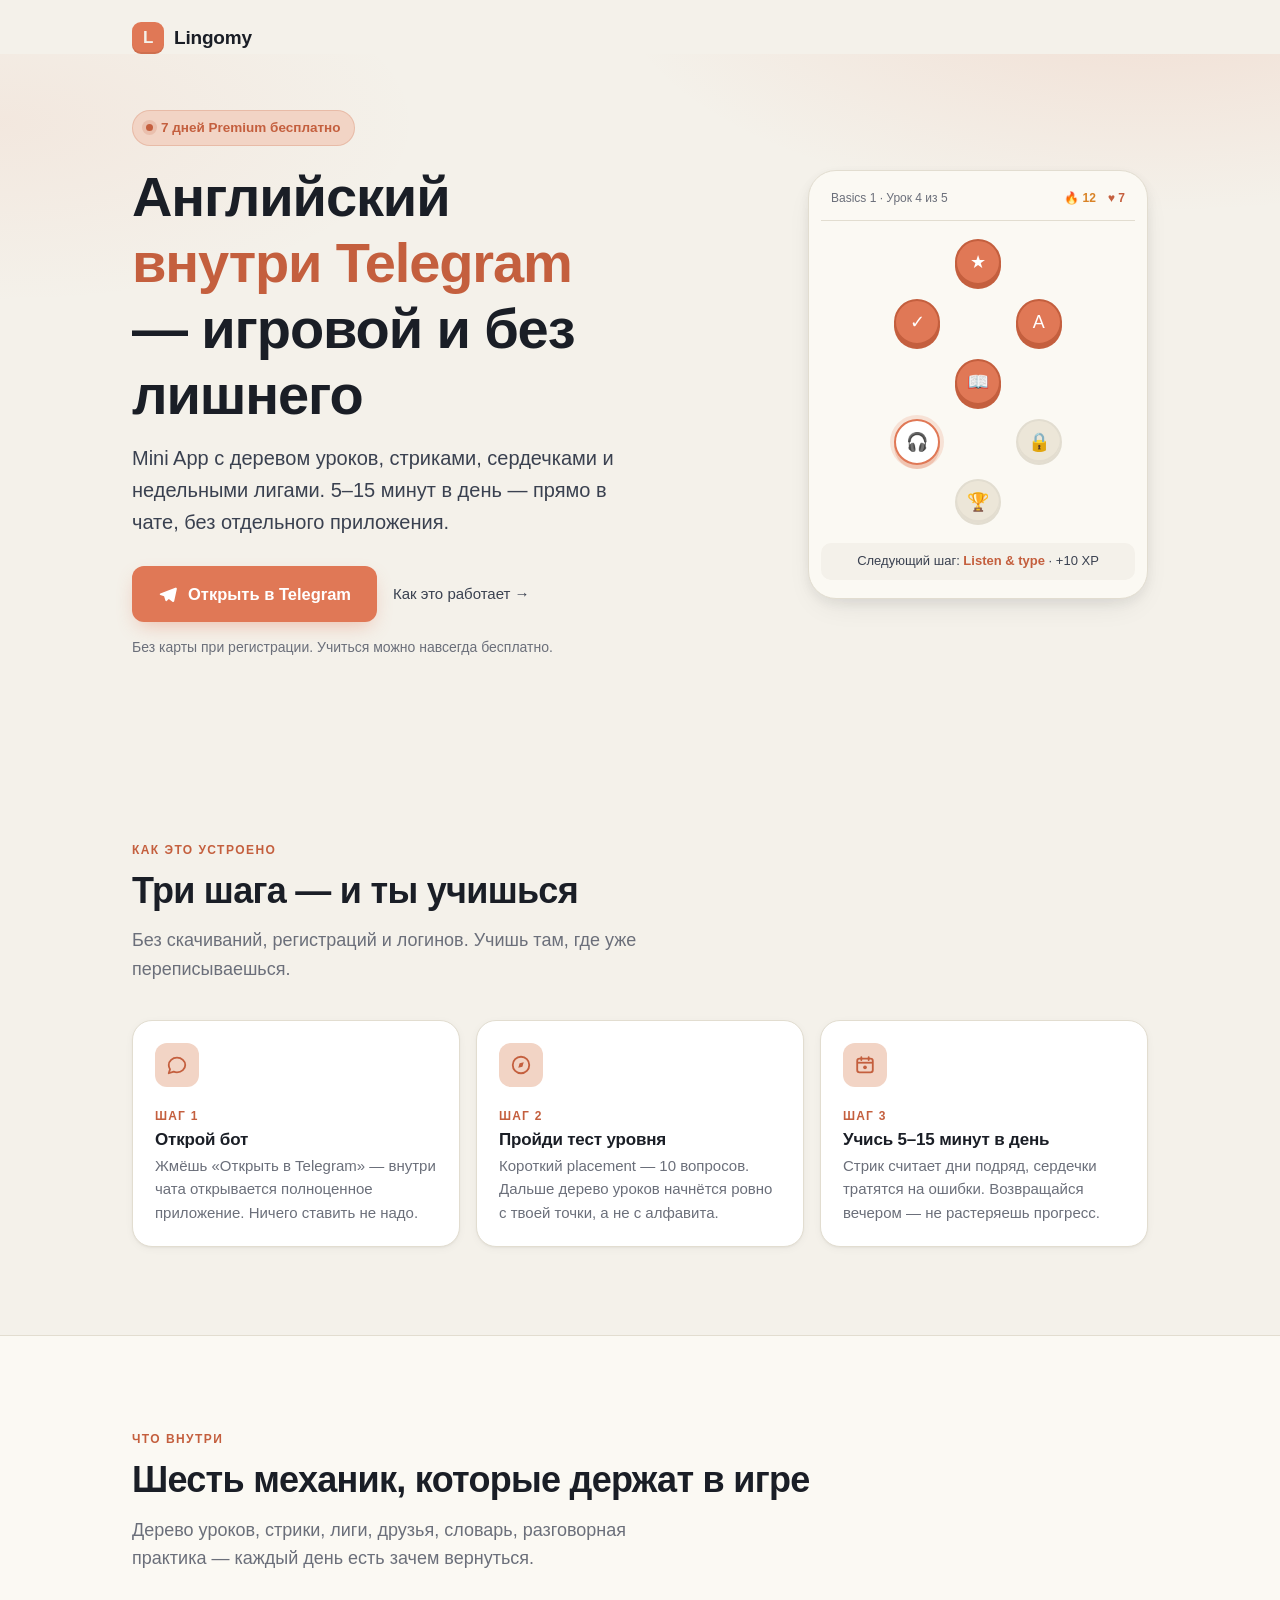
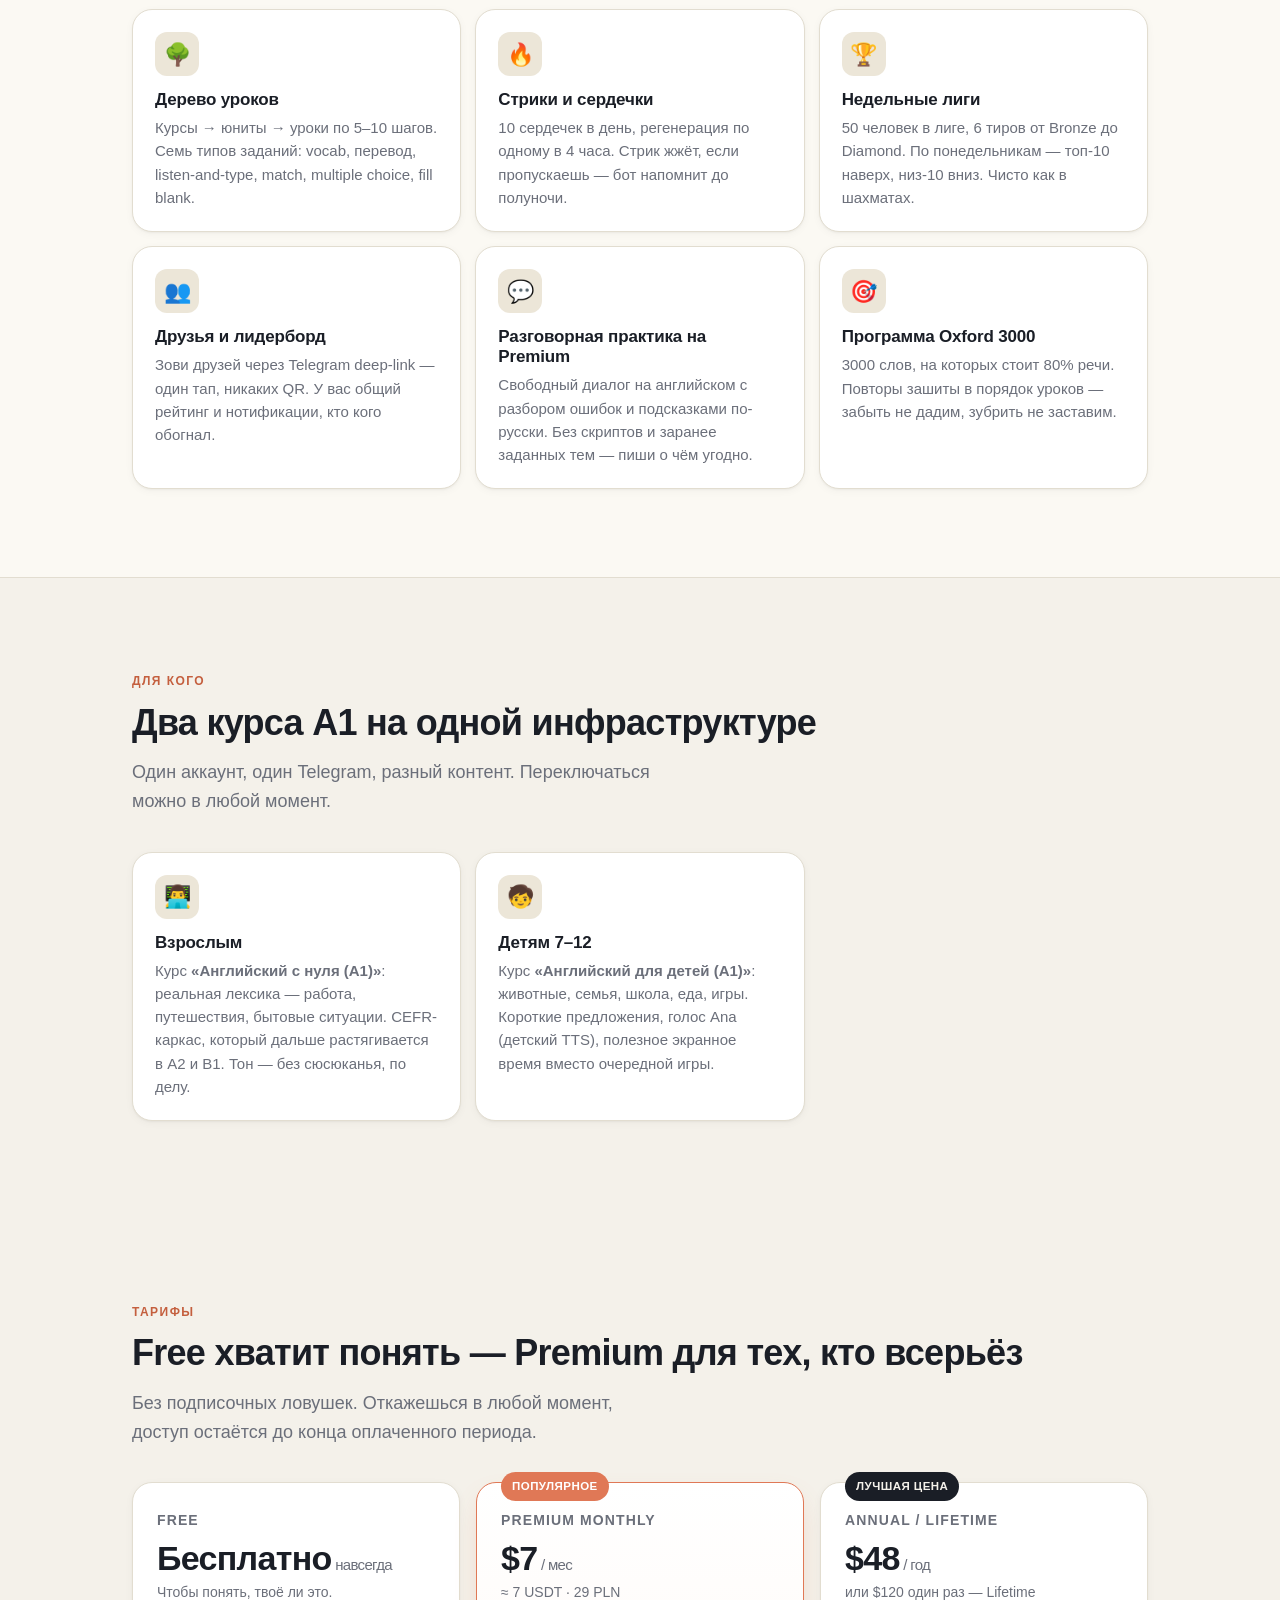
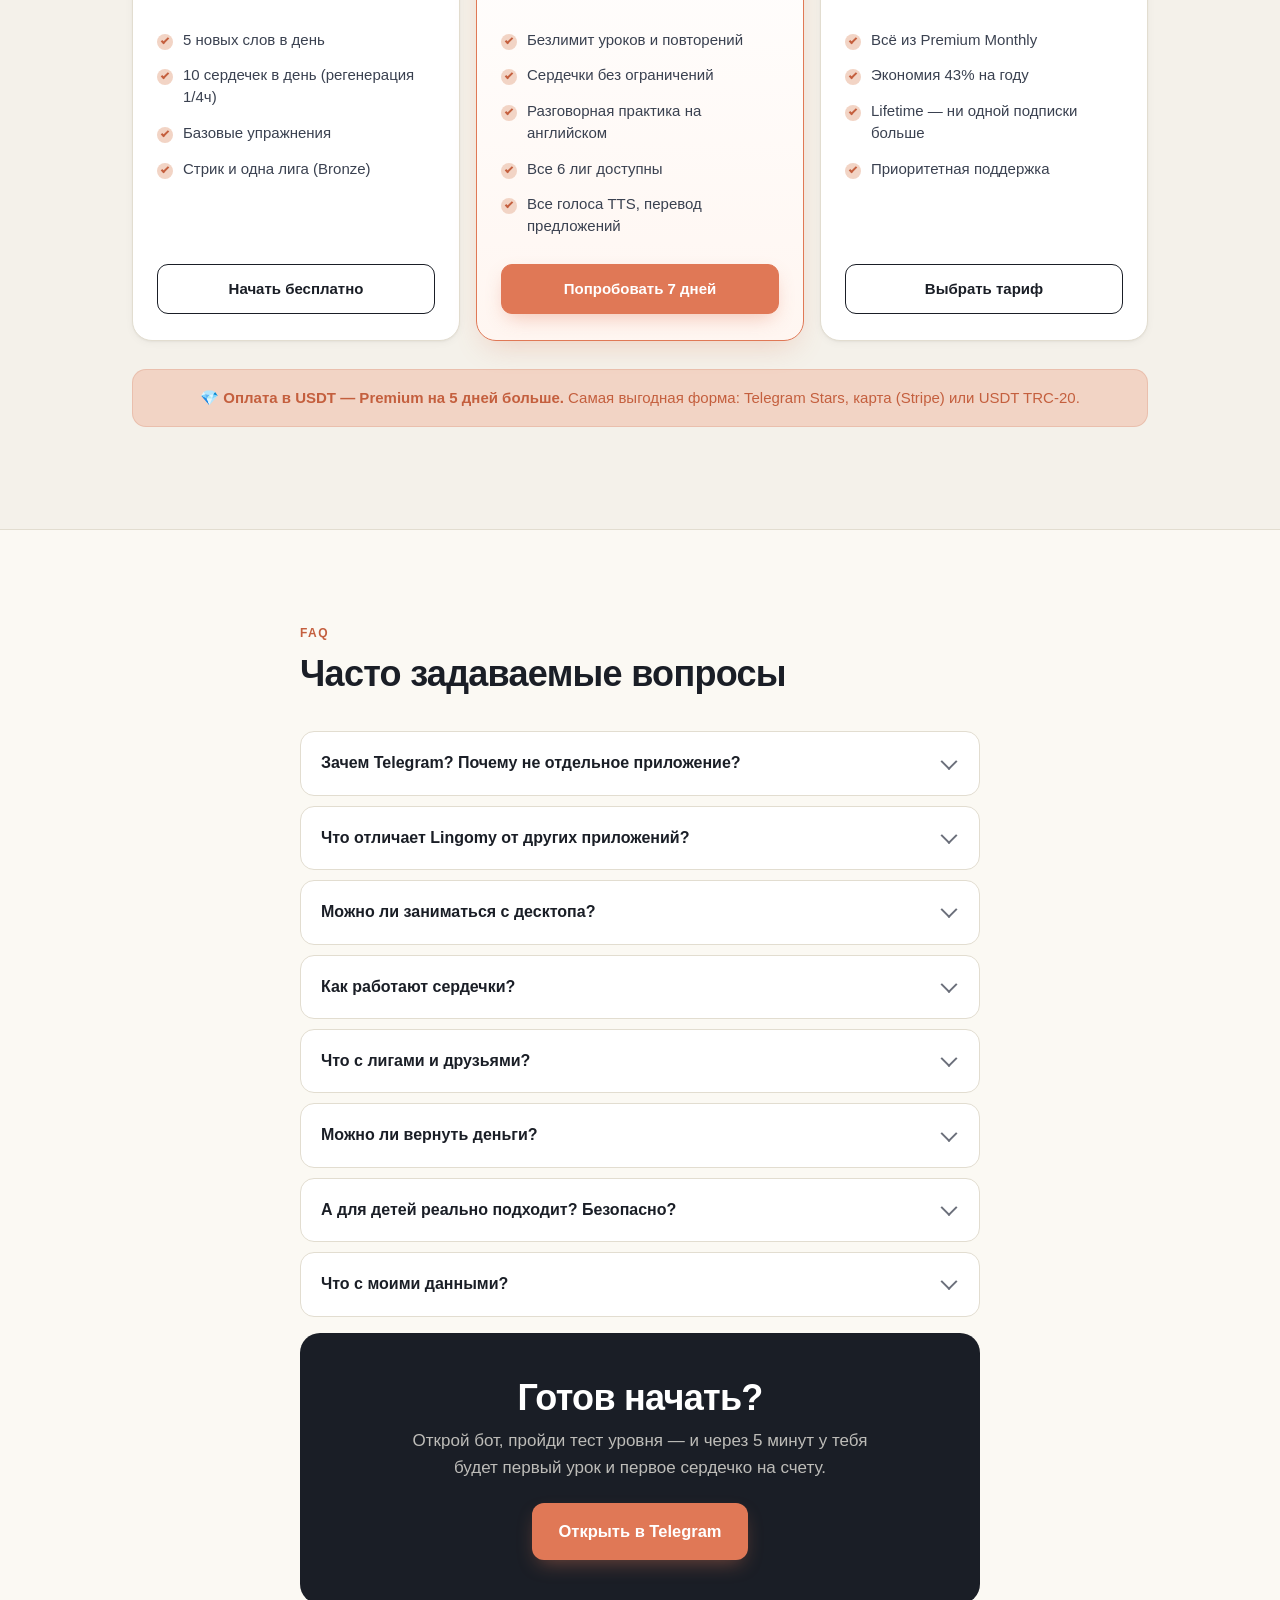
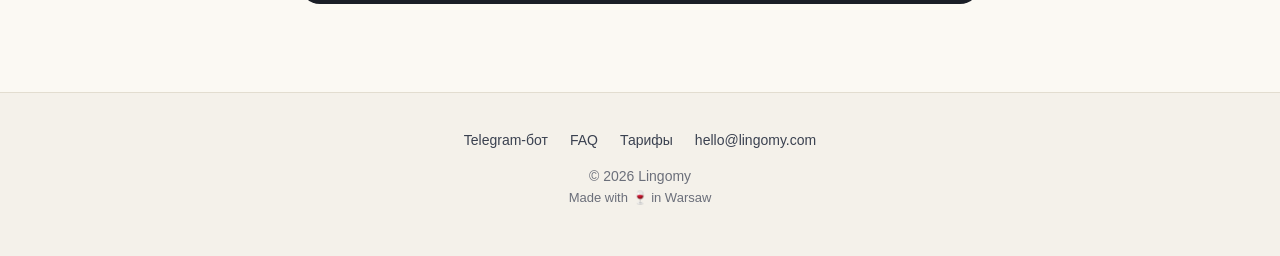
<file: index.html>
<!doctype html>
<html lang="ru">
<head>
<meta charset="utf-8">
<meta name="viewport" content="width=device-width,initial-scale=1,viewport-fit=cover">
<title>Lingomy — английский внутри Telegram, для взрослых и детей</title>
<meta name="description" content="Mini App в Telegram: дерево уроков, стрики, сердечки, недельные лиги, разговорная практика. Два курса A1 — для взрослых и для детей 7–12. Учи английский с русского по 5–15 минут в день. 7 дней Premium бесплатно.">
<meta name="theme-color" content="#E07856">
<meta name="color-scheme" content="light">

<!-- Open Graph -->
<meta property="og:type" content="website">
<meta property="og:url" content="https://lingomy.com/">
<meta property="og:title" content="Lingomy — английский внутри Telegram, для взрослых и детей">
<meta property="og:description" content="Mini App: два курса A1 (для взрослых и для детей 7–12), дерево уроков, стрики, лиги, разговорная практика. 5–15 минут в день, 7 дней Premium бесплатно.">
<meta property="og:locale" content="ru_RU">
<meta property="og:site_name" content="Lingomy">
<meta name="twitter:card" content="summary_large_image">

<link rel="canonical" href="https://lingomy.com/">
<link rel="icon" href="data:image/svg+xml;utf8,%3Csvg xmlns='http://www.w3.org/2000/svg' viewBox='0 0 100 100'%3E%3Crect width='100' height='100' rx='22' fill='%23E07856'/%3E%3Ctext x='50' y='70' font-family='-apple-system,Helvetica,sans-serif' font-size='62' font-weight='700' text-anchor='middle' fill='%23F4F1EA'%3EL%3C/text%3E%3C/svg%3E">

<style>
  :root {
    --terra: #E07856;
    --terra-deep: #C45F3E;
    --terra-soft: #F2D4C5;
    --cream: #F4F1EA;
    --cream-deep: #ECE6D8;
    --slate: #1A1E26;
    --slate-2: #3A4150;
    --muted: #6B6F7A;
    --line: #E2DDD0;
    --paper: #FBF9F3;
    --radius: 14px;
    --radius-lg: 20px;
    --shadow-sm: 0 1px 2px rgba(26,30,38,.04), 0 2px 8px rgba(26,30,38,.04);
    --shadow-md: 0 4px 12px rgba(26,30,38,.06), 0 12px 32px -12px rgba(26,30,38,.12);
    --shadow-cta: 0 8px 20px -6px rgba(224,120,86,.45);
  }

  *, *::before, *::after { box-sizing: border-box; }
  html { -webkit-text-size-adjust: 100%; scroll-behavior: smooth; }
  body {
    margin: 0;
    font-family: -apple-system, BlinkMacSystemFont, "SF Pro Text", "Inter", "Helvetica Neue", Arial, sans-serif;
    color: var(--slate);
    background: var(--cream);
    line-height: 1.6;
    font-size: 17px;
    -webkit-font-smoothing: antialiased;
    -moz-osx-font-smoothing: grayscale;
    text-rendering: optimizeLegibility;
  }
  img, svg { display: block; max-width: 100%; }
  a { color: var(--terra-deep); text-decoration: none; }
  a:hover { text-decoration: underline; text-underline-offset: 3px; }

  .wrap { width: 100%; max-width: 720px; margin: 0 auto; padding: 0 20px; }
  .wrap-wide { max-width: 1080px; }

  h1, h2, h3 { letter-spacing: -0.02em; line-height: 1.18; margin: 0 0 14px; font-weight: 700; }
  h1 { font-size: clamp(32px, 7.5vw, 56px); }
  h2 { font-size: clamp(26px, 4.5vw, 36px); }
  h3 { font-size: 17px; font-weight: 600; letter-spacing: -0.01em; }
  p  { margin: 0 0 14px; }
  .lead { color: var(--muted); font-size: clamp(16px, 2vw, 18px); margin: 0 0 36px; max-width: 540px; }

  /* ---- Header / Hero ---- */
  .topbar {
    padding: 22px 0 0;
  }
  .brand {
    display: inline-flex; align-items: center; gap: 10px;
    font-weight: 700; font-size: 19px; letter-spacing: -0.01em;
    color: var(--slate);
  }
  .brand-mark {
    width: 32px; height: 32px; border-radius: 9px;
    background: var(--terra); color: var(--cream);
    display: grid; place-items: center;
    font-weight: 800; font-size: 17px;
    box-shadow: inset 0 -2px 0 rgba(0,0,0,.08);
  }

  .hero {
    padding: 36px 0 64px;
    position: relative;
    overflow: hidden;
  }
  .hero::before {
    content: "";
    position: absolute; inset: 0;
    background:
      radial-gradient(900px 380px at 90% -10%, rgba(224,120,86,.16), transparent 60%),
      radial-gradient(700px 300px at 0% 10%, rgba(224,120,86,.08), transparent 60%);
    pointer-events: none;
    z-index: 0;
  }
  .hero > .wrap { position: relative; z-index: 1; }
  .hero-grid {
    display: grid;
    grid-template-columns: 1fr;
    gap: 36px;
    align-items: center;
  }

  .pill {
    display: inline-flex; align-items: center; gap: 8px;
    background: var(--terra-soft); color: var(--terra-deep);
    border: 1px solid rgba(196,95,62,.22);
    padding: 6px 13px; border-radius: 999px;
    font-size: 13.5px; font-weight: 600;
    margin-bottom: 18px;
  }
  .pill .dot {
    width: 7px; height: 7px; border-radius: 50%; background: var(--terra-deep);
    box-shadow: 0 0 0 4px rgba(196,95,62,.18);
  }

  .hero h1 .accent { color: var(--terra-deep); }
  .hero .sub {
    color: var(--slate-2);
    font-size: clamp(17px, 2.2vw, 20px);
    max-width: 520px;
    margin: 0 0 28px;
  }

  .cta-row {
    display: flex; flex-wrap: wrap; gap: 12px 16px;
    align-items: center; margin-bottom: 14px;
  }
  .cta {
    display: inline-flex; align-items: center; gap: 10px;
    background: var(--terra); color: #fff;
    padding: 15px 26px; border-radius: 12px;
    font-weight: 600; font-size: 16.5px;
    box-shadow: var(--shadow-cta);
    transition: transform .15s ease, box-shadow .2s ease, background .15s ease;
  }
  .cta:hover {
    background: var(--terra-deep);
    transform: translateY(-1px);
    box-shadow: 0 12px 26px -6px rgba(224,120,86,.55);
    text-decoration: none;
    color: #fff;
  }
  .cta:focus-visible {
    outline: 3px solid rgba(224,120,86,.45); outline-offset: 3px;
  }
  .cta-ghost {
    color: var(--slate-2); font-weight: 500; font-size: 15px;
  }
  .cta-ghost:hover { color: var(--terra-deep); }
  .cta-note { color: var(--muted); font-size: 14px; }

  /* ---- Mini App mock screenshot ---- */
  .mock {
    width: 100%;
    max-width: 320px;
    margin: 12px auto 0;
    background: var(--paper);
    border-radius: 28px;
    padding: 14px 12px 18px;
    border: 1px solid var(--line);
    box-shadow: var(--shadow-md);
  }
  .mock-bar {
    display: flex; align-items: center; justify-content: space-between;
    padding: 4px 10px 12px;
    border-bottom: 1px solid var(--line);
    margin-bottom: 12px;
    color: var(--muted);
    font-size: 12px;
  }
  .mock-bar .stats {
    display: flex; gap: 12px; align-items: center;
    font-weight: 600; color: var(--slate);
  }
  .mock-bar .stat-hearts { color: var(--terra-deep); }
  .mock-bar .stat-fire   { color: #D98326; }
  .mock-tree {
    display: grid;
    grid-template-columns: repeat(5, 1fr);
    gap: 14px 6px;
    padding: 6px 8px 4px;
  }
  .node {
    width: 46px; height: 46px;
    border-radius: 50%;
    display: grid; place-items: center;
    font-size: 18px;
    color: var(--slate);
    border: 2px solid var(--line);
    background: var(--cream);
    box-shadow: inset 0 -3px 0 rgba(0,0,0,.04);
    position: relative;
    grid-row: var(--row, auto);
    grid-column: var(--col, auto);
    justify-self: center;
  }
  .node.done {
    background: var(--terra);
    color: #fff;
    border-color: var(--terra-deep);
    box-shadow: 0 4px 0 var(--terra-deep);
  }
  .node.current {
    background: #fff;
    border-color: var(--terra);
    color: var(--terra-deep);
    box-shadow: 0 0 0 4px rgba(224,120,86,.18), 0 4px 0 var(--terra-soft);
  }
  .node.locked {
    color: #B7B0A0;
    background: var(--cream-deep);
  }
  .mock-caption {
    text-align: center;
    margin-top: 14px;
    padding: 8px 12px;
    background: var(--cream);
    border-radius: 10px;
    color: var(--slate-2);
    font-size: 13px;
    font-weight: 500;
  }
  .mock-caption b { color: var(--terra-deep); }

  /* ---- Sections ---- */
  section { padding: 64px 0; }
  section.alt { background: var(--paper); border-top: 1px solid var(--line); border-bottom: 1px solid var(--line); }
  .section-head {
    margin-bottom: 36px;
  }
  .eyebrow {
    display: inline-block;
    text-transform: uppercase; letter-spacing: 0.12em;
    font-size: 12px; font-weight: 700; color: var(--terra-deep);
    margin-bottom: 10px;
  }

  /* ---- Steps ---- */
  .steps {
    list-style: none; padding: 0; margin: 0;
    display: grid; gap: 16px;
    grid-template-columns: 1fr;
  }
  .step {
    background: #fff;
    border: 1px solid var(--line);
    border-radius: var(--radius-lg);
    padding: 22px;
    display: flex; gap: 16px;
    align-items: flex-start;
    box-shadow: var(--shadow-sm);
    transition: transform .2s ease, box-shadow .2s ease;
  }
  .step:hover { transform: translateY(-2px); box-shadow: var(--shadow-md); }
  .step-icon {
    flex: none;
    width: 44px; height: 44px;
    border-radius: 12px;
    background: var(--terra-soft); color: var(--terra-deep);
    display: grid; place-items: center;
  }
  .step-icon svg { width: 22px; height: 22px; }
  .step-num {
    font-size: 12px; font-weight: 700; color: var(--terra-deep);
    letter-spacing: 0.1em; text-transform: uppercase;
    margin-bottom: 4px;
  }
  .step h3 { margin: 0 0 4px; font-size: 17px; }
  .step p { margin: 0; color: var(--muted); font-size: 15px; line-height: 1.55; }

  /* ---- Feature cards ---- */
  .cards {
    display: grid; gap: 14px;
    grid-template-columns: 1fr;
  }
  .card {
    background: #fff;
    border: 1px solid var(--line);
    border-radius: var(--radius-lg);
    padding: 22px;
    box-shadow: var(--shadow-sm);
    transition: transform .2s ease, box-shadow .2s ease, border-color .2s ease;
  }
  .card:hover {
    transform: translateY(-2px);
    box-shadow: var(--shadow-md);
    border-color: var(--terra-soft);
  }
  .card-emoji {
    width: 44px; height: 44px;
    border-radius: 12px;
    background: var(--cream-deep);
    display: grid; place-items: center;
    font-size: 22px;
    margin-bottom: 14px;
  }
  .card h3 { margin: 0 0 6px; }
  .card p  { margin: 0; color: var(--muted); font-size: 15px; line-height: 1.55; }

  /* ---- Pricing ---- */
  .pricing {
    display: grid; gap: 16px;
    grid-template-columns: 1fr;
  }
  .plan {
    position: relative;
    background: #fff;
    border: 1px solid var(--line);
    border-radius: var(--radius-lg);
    padding: 26px 24px;
    box-shadow: var(--shadow-sm);
    display: flex; flex-direction: column;
  }
  .plan.featured {
    border-color: var(--terra);
    background: linear-gradient(180deg, #fff 0%, #FFF6F1 100%);
    box-shadow: 0 12px 30px -10px rgba(224,120,86,.32);
  }
  .plan-badge {
    position: absolute; top: -11px; left: 24px;
    background: var(--terra); color: #fff;
    font-size: 11.5px; font-weight: 700;
    letter-spacing: 0.04em;
    padding: 5px 11px; border-radius: 999px;
    text-transform: uppercase;
  }
  .plan-badge.subtle {
    background: var(--slate); color: var(--cream);
  }
  .plan-name {
    font-size: 14px; font-weight: 600;
    color: var(--muted); text-transform: uppercase; letter-spacing: 0.08em;
    margin-bottom: 8px;
  }
  .plan-price {
    font-size: 34px; font-weight: 700; letter-spacing: -0.02em;
    color: var(--slate);
    margin-bottom: 4px;
    line-height: 1.1;
  }
  .plan-price small { font-size: 15px; font-weight: 500; color: var(--muted); }
  .plan-tagline {
    color: var(--muted); font-size: 14px; margin-bottom: 18px;
  }
  .plan ul { list-style: none; padding: 0; margin: 0 0 20px; }
  .plan li {
    color: var(--slate-2); font-size: 15px;
    padding: 7px 0 7px 26px;
    position: relative;
    line-height: 1.45;
  }
  .plan li::before {
    content: ""; position: absolute; left: 0; top: 12px;
    width: 16px; height: 16px;
    background: var(--terra-soft);
    border-radius: 50%;
  }
  .plan li::after {
    content: ""; position: absolute; left: 4px; top: 16px;
    width: 8px; height: 4px;
    border-left: 2px solid var(--terra-deep);
    border-bottom: 2px solid var(--terra-deep);
    transform: rotate(-45deg);
  }
  .plan .plan-cta {
    margin-top: auto;
    display: inline-flex; align-items: center; justify-content: center; gap: 8px;
    padding: 12px 18px;
    border-radius: 11px;
    font-weight: 600; font-size: 15px;
    border: 1.5px solid var(--slate); color: var(--slate);
    background: transparent;
    transition: background .15s ease, color .15s ease, border-color .15s ease;
  }
  .plan .plan-cta:hover {
    background: var(--slate); color: var(--cream);
    text-decoration: none;
  }
  .plan.featured .plan-cta {
    background: var(--terra); color: #fff; border-color: var(--terra);
    box-shadow: var(--shadow-cta);
  }
  .plan.featured .plan-cta:hover {
    background: var(--terra-deep); border-color: var(--terra-deep);
  }
  .pricing-note {
    margin-top: 28px;
    padding: 16px 20px;
    background: var(--terra-soft);
    border: 1px solid rgba(196,95,62,.18);
    border-radius: var(--radius);
    color: var(--terra-deep);
    font-size: 15px;
    font-weight: 500;
    text-align: center;
  }
  .pricing-note b { font-weight: 700; }

  /* ---- FAQ ---- */
  .faq { display: grid; gap: 10px; }
  details {
    background: #fff;
    border: 1px solid var(--line);
    border-radius: var(--radius);
    padding: 4px 20px;
    transition: border-color .15s ease, box-shadow .15s ease;
  }
  details[open] {
    border-color: var(--terra-soft);
    box-shadow: var(--shadow-sm);
  }
  details summary {
    cursor: pointer;
    font-weight: 600;
    list-style: none;
    padding: 16px 36px 16px 0;
    position: relative;
    color: var(--slate);
    font-size: 16px;
    line-height: 1.4;
  }
  details summary::-webkit-details-marker { display: none; }
  details summary::after {
    content: "";
    position: absolute;
    right: 4px; top: 50%;
    width: 12px; height: 12px;
    border-right: 2px solid var(--muted);
    border-bottom: 2px solid var(--muted);
    transform: translateY(-70%) rotate(45deg);
    transition: transform .2s ease, border-color .2s ease;
  }
  details[open] summary::after {
    transform: translateY(-30%) rotate(-135deg);
    border-color: var(--terra-deep);
  }
  details p { margin: 0 0 16px; color: var(--slate-2); font-size: 15px; line-height: 1.6; }
  details p:last-child { margin-bottom: 18px; }

  /* ---- Final CTA strip ---- */
  .final {
    text-align: center;
    background: var(--slate);
    color: var(--cream);
    border-radius: var(--radius-lg);
    padding: 44px 24px;
    margin-top: 16px;
  }
  .final h2 { color: #fff; margin-bottom: 8px; }
  .final p  { color: rgba(244,241,234,.75); margin: 0 auto 22px; max-width: 460px; }
  .final .cta {
    background: var(--terra);
  }

  /* ---- Footer ---- */
  footer {
    padding: 36px 0 48px;
    color: var(--muted);
    font-size: 14px;
    text-align: center;
  }
  footer .links {
    display: flex; gap: 22px; justify-content: center; flex-wrap: wrap;
    margin: 0 0 14px;
  }
  footer .links a { color: var(--slate-2); font-weight: 500; }
  footer .small { color: var(--muted); font-size: 13px; }

  /* ---- Responsive ---- */
  @media (min-width: 640px) {
    .steps { grid-template-columns: repeat(3, 1fr); }
    .step { flex-direction: column; }
    .step-icon { margin-bottom: 4px; }
    .cards { grid-template-columns: 1fr 1fr; }
    .pricing { grid-template-columns: 1fr 1fr; }
  }
  @media (min-width: 1024px) {
    .wrap-wide { padding: 0 32px; }
    .hero { padding: 56px 0 88px; }
    .hero-grid {
      grid-template-columns: 1.05fr 0.95fr;
      gap: 56px;
    }
    .mock { max-width: 340px; margin: 0; justify-self: end; }
    .cards { grid-template-columns: repeat(3, 1fr); }
    .pricing { grid-template-columns: repeat(3, 1fr); }
    section { padding: 88px 0; }
  }

  @media (prefers-reduced-motion: reduce) {
    *, *::before, *::after { transition: none !important; animation: none !important; }
    html { scroll-behavior: auto; }
  }
</style>
</head>

<body>

<div class="topbar">
  <div class="wrap wrap-wide">
    <a class="brand" href="/">
      <span class="brand-mark" aria-hidden="true">L</span>
      Lingomy
    </a>
  </div>
</div>

<header class="hero">
  <div class="wrap wrap-wide">
    <div class="hero-grid">
      <div>
        <span class="pill"><span class="dot" aria-hidden="true"></span> 7 дней Premium бесплатно</span>
        <h1>Английский <span class="accent">внутри Telegram</span> — игровой и без лишнего</h1>
        <p class="sub">
          Mini App с деревом уроков, стриками, сердечками и недельными лигами.
          5–15 минут в день — прямо в чате, без отдельного приложения.
        </p>

        <div class="cta-row">
          <!-- TODO: подставить настоящий username бота, когда зарегистрируем -->
          <a class="cta" href="https://t.me/lingomy_bot?startapp=landing" target="_blank" rel="noopener">
            <svg width="20" height="20" viewBox="0 0 24 24" fill="none" aria-hidden="true">
              <path d="M21.5 4.3 2.8 11.4c-.9.3-.9 1.6 0 1.9l4.5 1.4 1.7 5.4c.2.6.9.8 1.4.3l2.6-2.4 4.7 3.5c.6.5 1.5.1 1.7-.7l3.2-14.7c.2-.9-.7-1.7-1.6-1.4Z" fill="currentColor"/>
            </svg>
            Открыть в Telegram
          </a>
          <a class="cta-ghost" href="#how">Как это работает →</a>
        </div>
        <div class="cta-note">Без карты при регистрации. Учиться можно навсегда бесплатно.</div>
      </div>

      <!-- Mini App mock -->
      <div class="mock" role="img" aria-label="Скриншот Mini App: дерево уроков с сердечками и стриком">
        <div class="mock-bar">
          <span>Basics 1 · Урок 4 из 5</span>
          <span class="stats">
            <span class="stat-fire">🔥 12</span>
            <span class="stat-hearts">♥ 7</span>
          </span>
        </div>
        <div class="mock-tree" aria-hidden="true">
          <div class="node done"   style="--row:1; --col:3;">★</div>
          <div class="node done"   style="--row:2; --col:2;">✓</div>
          <div class="node done"   style="--row:2; --col:4;">A</div>
          <div class="node done"   style="--row:3; --col:3;">📖</div>
          <div class="node current" style="--row:4; --col:2;">🎧</div>
          <div class="node locked" style="--row:4; --col:4;">🔒</div>
          <div class="node locked" style="--row:5; --col:3;">🏆</div>
        </div>
        <div class="mock-caption">
          Следующий шаг: <b>Listen &amp; type</b> · +10 XP
        </div>
      </div>
    </div>
  </div>
</header>

<section id="how">
  <div class="wrap wrap-wide">
    <div class="section-head">
      <span class="eyebrow">Как это устроено</span>
      <h2>Три шага — и ты учишься</h2>
      <p class="lead">Без скачиваний, регистраций и логинов. Учишь там, где уже переписываешься.</p>
    </div>

    <ol class="steps">
      <li class="step">
        <div class="step-icon" aria-hidden="true">
          <!-- chat icon -->
          <svg viewBox="0 0 24 24" fill="none">
            <path d="M21 12c0 4.4-4 8-9 8-1.3 0-2.5-.2-3.6-.7L3 21l1.4-4.4C3.5 15.2 3 13.7 3 12c0-4.4 4-8 9-8s9 3.6 9 8Z" stroke="currentColor" stroke-width="2" stroke-linejoin="round"/>
          </svg>
        </div>
        <div>
          <div class="step-num">Шаг 1</div>
          <h3>Открой бот</h3>
          <p>Жмёшь «Открыть в Telegram» — внутри чата открывается полноценное приложение. Ничего ставить не надо.</p>
        </div>
      </li>
      <li class="step">
        <div class="step-icon" aria-hidden="true">
          <!-- compass / placement icon -->
          <svg viewBox="0 0 24 24" fill="none">
            <circle cx="12" cy="12" r="9" stroke="currentColor" stroke-width="2"/>
            <path d="m9 15 1.5-5L15 9l-1.5 5L9 15Z" fill="currentColor"/>
          </svg>
        </div>
        <div>
          <div class="step-num">Шаг 2</div>
          <h3>Пройди тест уровня</h3>
          <p>Короткий placement — 10 вопросов. Дальше дерево уроков начнётся ровно с твоей точки, а не с алфавита.</p>
        </div>
      </li>
      <li class="step">
        <div class="step-icon" aria-hidden="true">
          <!-- calendar / streak icon -->
          <svg viewBox="0 0 24 24" fill="none">
            <rect x="3.5" y="5" width="17" height="15" rx="2.5" stroke="currentColor" stroke-width="2"/>
            <path d="M3.5 9.5h17" stroke="currentColor" stroke-width="2"/>
            <path d="M8 3.5v3M16 3.5v3" stroke="currentColor" stroke-width="2" stroke-linecap="round"/>
            <circle cx="12" cy="14.5" r="2" fill="currentColor"/>
          </svg>
        </div>
        <div>
          <div class="step-num">Шаг 3</div>
          <h3>Учись 5–15 минут в день</h3>
          <p>Стрик считает дни подряд, сердечки тратятся на ошибки. Возвращайся вечером — не растеряешь прогресс.</p>
        </div>
      </li>
    </ol>
  </div>
</section>

<section class="alt">
  <div class="wrap wrap-wide">
    <div class="section-head">
      <span class="eyebrow">Что внутри</span>
      <h2>Шесть механик, которые держат в игре</h2>
      <p class="lead">Дерево уроков, стрики, лиги, друзья, словарь, разговорная практика — каждый день есть зачем вернуться.</p>
    </div>

    <div class="cards">
      <div class="card">
        <div class="card-emoji" aria-hidden="true">🌳</div>
        <h3>Дерево уроков</h3>
        <p>Курсы → юниты → уроки по 5–10 шагов. Семь типов заданий: vocab, перевод, listen-and-type, match, multiple choice, fill blank.</p>
      </div>
      <div class="card">
        <div class="card-emoji" aria-hidden="true">🔥</div>
        <h3>Стрики и сердечки</h3>
        <p>10 сердечек в день, регенерация по одному в 4 часа. Стрик жжёт, если пропускаешь — бот напомнит до полуночи.</p>
      </div>
      <div class="card">
        <div class="card-emoji" aria-hidden="true">🏆</div>
        <h3>Недельные лиги</h3>
        <p>50 человек в лиге, 6 тиров от Bronze до Diamond. По понедельникам — топ-10 наверх, низ-10 вниз. Чисто как в шахматах.</p>
      </div>
      <div class="card">
        <div class="card-emoji" aria-hidden="true">👥</div>
        <h3>Друзья и лидерборд</h3>
        <p>Зови друзей через Telegram deep-link — один тап, никаких QR. У вас общий рейтинг и нотификации, кто кого обогнал.</p>
      </div>
      <div class="card">
        <div class="card-emoji" aria-hidden="true">💬</div>
        <h3>Разговорная практика на Premium</h3>
        <p>Свободный диалог на английском с разбором ошибок и подсказками по-русски. Без скриптов и заранее заданных тем — пиши о чём угодно.</p>
      </div>
      <div class="card">
        <div class="card-emoji" aria-hidden="true">🎯</div>
        <h3>Программа Oxford 3000</h3>
        <p>3000 слов, на которых стоит 80% речи. Повторы зашиты в порядок уроков — забыть не дадим, зубрить не заставим.</p>
      </div>
    </div>
  </div>
</section>

<!-- Audience split — added in Sprint 3 when the kids A1 course shipped. -->
<section id="audience">
  <div class="wrap wrap-wide">
    <div class="section-head">
      <span class="eyebrow">Для кого</span>
      <h2>Два курса A1 на одной инфраструктуре</h2>
      <p class="lead">Один аккаунт, один Telegram, разный контент. Переключаться можно в любой момент.</p>
    </div>

    <div class="cards">
      <div class="card">
        <div class="card-emoji" aria-hidden="true">👨‍💻</div>
        <h3>Взрослым</h3>
        <p>Курс <b>«Английский с нуля (A1)»</b>: реальная лексика — работа, путешествия, бытовые ситуации. CEFR-каркас, который дальше растягивается в A2 и B1. Тон — без сюсюканья, по делу.</p>
      </div>
      <div class="card">
        <div class="card-emoji" aria-hidden="true">🧒</div>
        <h3>Детям 7–12</h3>
        <p>Курс <b>«Английский для детей (A1)»</b>: животные, семья, школа, еда, игры. Короткие предложения, голос Ana (детский TTS), полезное экранное время вместо очередной игры.</p>
      </div>
    </div>
  </div>
</section>

<section id="pricing">
  <div class="wrap wrap-wide">
    <div class="section-head">
      <span class="eyebrow">Тарифы</span>
      <h2>Free хватит понять — Premium для тех, кто всерьёз</h2>
      <p class="lead">Без подписочных ловушек. Откажешься в любой момент, доступ остаётся до конца оплаченного периода.</p>
    </div>

    <div class="pricing">
      <div class="plan">
        <div class="plan-name">Free</div>
        <div class="plan-price">Бесплатно<small> навсегда</small></div>
        <div class="plan-tagline">Чтобы понять, твоё ли это.</div>
        <ul>
          <li>5 новых слов в день</li>
          <li>10 сердечек в день (регенерация 1/4ч)</li>
          <li>Базовые упражнения</li>
          <li>Стрик и одна лига (Bronze)</li>
        </ul>
        <a class="plan-cta" href="https://t.me/lingomy_bot?startapp=landing" target="_blank" rel="noopener">Начать бесплатно</a>
      </div>

      <div class="plan featured">
        <div class="plan-badge">Популярное</div>
        <div class="plan-name">Premium Monthly</div>
        <div class="plan-price">$7<small> / мес</small></div>
        <div class="plan-tagline">≈ 7 USDT · 29 PLN</div>
        <ul>
          <li>Безлимит уроков и повторений</li>
          <li>Сердечки без ограничений</li>
          <li>Разговорная практика на английском</li>
          <li>Все 6 лиг доступны</li>
          <li>Все голоса TTS, перевод предложений</li>
        </ul>
        <a class="plan-cta" href="https://t.me/lingomy_bot?startapp=landing" target="_blank" rel="noopener">Попробовать 7 дней</a>
      </div>

      <div class="plan">
        <div class="plan-badge subtle">Лучшая цена</div>
        <div class="plan-name">Annual / Lifetime</div>
        <div class="plan-price">$48<small> / год</small></div>
        <div class="plan-tagline">или $120 один раз — Lifetime</div>
        <ul>
          <li>Всё из Premium Monthly</li>
          <li>Экономия 43% на году</li>
          <li>Lifetime — ни одной подписки больше</li>
          <li>Приоритетная поддержка</li>
        </ul>
        <a class="plan-cta" href="https://t.me/lingomy_bot?startapp=landing" target="_blank" rel="noopener">Выбрать тариф</a>
      </div>
    </div>

    <p class="pricing-note">
      💎 <b>Оплата в USDT — Premium на 5 дней больше.</b> Самая выгодная форма: Telegram Stars, карта (Stripe) или USDT&nbsp;TRC-20.
    </p>
  </div>
</section>

<section class="alt" id="faq">
  <div class="wrap">
    <div class="section-head">
      <span class="eyebrow">FAQ</span>
      <h2>Часто задаваемые вопросы</h2>
    </div>

    <div class="faq">
      <details>
        <summary>Зачем Telegram? Почему не отдельное приложение?</summary>
        <p>Потому что ещё одно приложение в телефон ставить никто не хочет. Telegram у тебя уже открыт по 30 раз в день — учиться в нём естественно. Никаких регистраций, паролей, восстановлений почты: твой Telegram-аккаунт и есть твой логин.</p>
      </details>
      <details>
        <summary>Что отличает Lingomy от других приложений?</summary>
        <p>Три вещи. Во-первых, объяснения и интерфейс на русском — без обходных манёвров через английский. Во-вторых, упор на 80/20: словарь Oxford 3000, которым покрывается большинство реальных текстов. В-третьих, Lingomy живёт в Telegram — friends, нотификации, оплата звёздами, всё нативно.</p>
      </details>
      <details>
        <summary>Можно ли заниматься с десктопа?</summary>
        <p>Да. Mini App работает в Telegram Desktop и в веб-версии (web.telegram.org) точно так же, как на мобильнике. Прогресс синхронизируется, потому что аккаунт один.</p>
      </details>
      <details>
        <summary>Как работают сердечки?</summary>
        <p>На Free — 10 сердечек в день. Каждая ошибка стоит одно. Когда сердечки кончатся, придётся подождать: одно восстанавливается каждые 4 часа (полный сет — за сутки). На Premium сердечки безлимитные — ошибаешься сколько хочешь, прогресс не тормозится.</p>
      </details>
      <details>
        <summary>Что с лигами и друзьями?</summary>
        <p>Каждую неделю бот случайно собирает 50 человек в одну лигу. Топ-10 по XP идут на тир выше, нижние 10 — на тир ниже. 6 тиров: Bronze, Silver, Gold, Sapphire, Ruby, Diamond. Друзей зовёшь одним тапом через Telegram-ссылку — у вас будет общий лидерборд поверх лиги.</p>
      </details>
      <details>
        <summary>Можно ли вернуть деньги?</summary>
        <p>Да, в течение 7 дней с момента покупки — без вопросов и объяснений. Это касается всех тарифов, включая Lifetime. Пиши в поддержку прямо из бота.</p>
      </details>
      <details>
        <summary>А для детей реально подходит? Безопасно?</summary>
        <p>Курс «Английский для детей (A1)» — отдельный контент: животные, семья, школа, еда, игры. Никаких взрослых тем (работа, деньги, отношения). Предложения короткие (5–7 слов), голос — детский. Внутри Telegram, без рекламы и встроенных покупок: ребёнок не попадёт случайно ни в магазин, ни на сторонние ссылки. Родитель платит со своего Telegram-аккаунта.</p>
      </details>
      <details>
        <summary>Что с моими данными?</summary>
        <p>Храним только то, что нужно для работы: Telegram-ID, прогресс уроков, историю платежей. Не продаём, не передаём третьим лицам. Удалить всё одной командой — <code>/delete_my_data</code>. Подробности — на <a href="/privacy">странице конфиденциальности</a> <em>(скоро)</em>.</p>
      </details>
    </div>

    <div class="final">
      <h2>Готов начать?</h2>
      <p>Открой бот, пройди тест уровня — и через 5 минут у тебя будет первый урок и первое сердечко на счету.</p>
      <a class="cta" href="https://t.me/lingomy_bot?startapp=landing" target="_blank" rel="noopener">Открыть в Telegram</a>
    </div>
  </div>
</section>

<footer>
  <div class="wrap wrap-wide">
    <div class="links">
      <a href="https://t.me/lingomy_bot" target="_blank" rel="noopener">Telegram-бот</a>
      <a href="#faq">FAQ</a>
      <a href="#pricing">Тарифы</a>
      <a href="mailto:hello@lingomy.com">hello@lingomy.com</a>
    </div>
    <div>© 2026 Lingomy</div>
    <div class="small">Made with 🍷 in Warsaw</div>
  </div>
</footer>

</body>
</html>
</file>
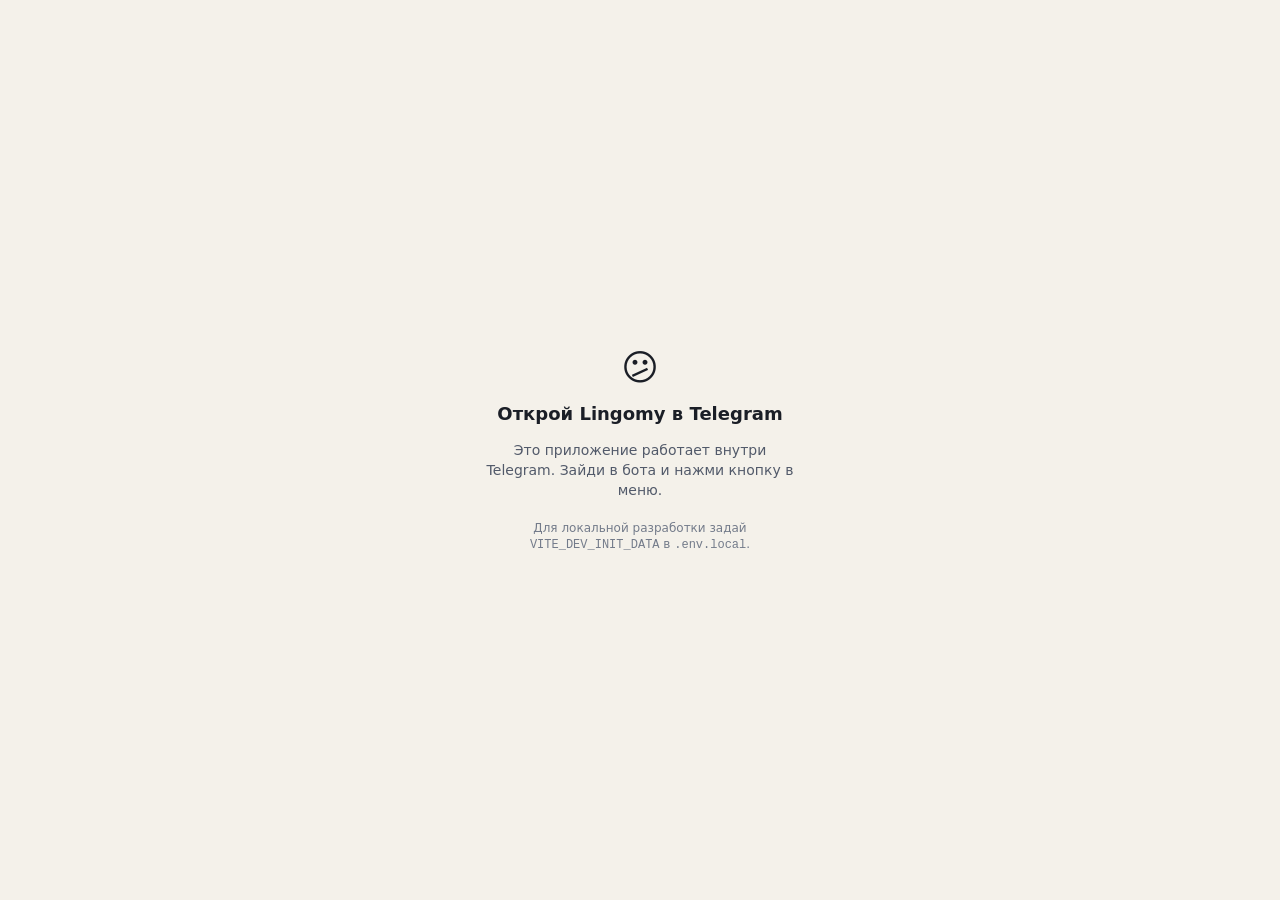
<file: app/index.html>
<!doctype html>
<html lang="ru">
  <head>
    <meta charset="UTF-8" />
    <link rel="icon" type="image/svg+xml" href="/app/favicon.svg" />
    <meta
      name="viewport"
      content="width=device-width, initial-scale=1.0, viewport-fit=cover, maximum-scale=1.0, user-scalable=no"
    />
    <meta name="theme-color" content="#F4F1EA" />
    <title>Lingomy</title>
    <!--
      Telegram WebApp SDK. Loaded from official CDN — required for
      window.Telegram.WebApp to be defined when running inside the
      Telegram client.
    -->
    <script src="https://telegram.org/js/telegram-web-app.js"></script>
    <script type="module" crossorigin src="/app/assets/index-Dbn5ApQK.js"></script>
    <link rel="stylesheet" crossorigin href="/app/assets/index-C-VaHc_x.css">
  </head>
  <body>
    <div id="root"></div>
  </body>
</html>
</file>
<file: app/assets/index-C-VaHc_x.css>
*,:before,:after{--tw-border-spacing-x: 0;--tw-border-spacing-y: 0;--tw-translate-x: 0;--tw-translate-y: 0;--tw-rotate: 0;--tw-skew-x: 0;--tw-skew-y: 0;--tw-scale-x: 1;--tw-scale-y: 1;--tw-pan-x: ;--tw-pan-y: ;--tw-pinch-zoom: ;--tw-scroll-snap-strictness: proximity;--tw-gradient-from-position: ;--tw-gradient-via-position: ;--tw-gradient-to-position: ;--tw-ordinal: ;--tw-slashed-zero: ;--tw-numeric-figure: ;--tw-numeric-spacing: ;--tw-numeric-fraction: ;--tw-ring-inset: ;--tw-ring-offset-width: 0px;--tw-ring-offset-color: #fff;--tw-ring-color: rgb(59 130 246 / .5);--tw-ring-offset-shadow: 0 0 #0000;--tw-ring-shadow: 0 0 #0000;--tw-shadow: 0 0 #0000;--tw-shadow-colored: 0 0 #0000;--tw-blur: ;--tw-brightness: ;--tw-contrast: ;--tw-grayscale: ;--tw-hue-rotate: ;--tw-invert: ;--tw-saturate: ;--tw-sepia: ;--tw-drop-shadow: ;--tw-backdrop-blur: ;--tw-backdrop-brightness: ;--tw-backdrop-contrast: ;--tw-backdrop-grayscale: ;--tw-backdrop-hue-rotate: ;--tw-backdrop-invert: ;--tw-backdrop-opacity: ;--tw-backdrop-saturate: ;--tw-backdrop-sepia: ;--tw-contain-size: ;--tw-contain-layout: ;--tw-contain-paint: ;--tw-contain-style: }::backdrop{--tw-border-spacing-x: 0;--tw-border-spacing-y: 0;--tw-translate-x: 0;--tw-translate-y: 0;--tw-rotate: 0;--tw-skew-x: 0;--tw-skew-y: 0;--tw-scale-x: 1;--tw-scale-y: 1;--tw-pan-x: ;--tw-pan-y: ;--tw-pinch-zoom: ;--tw-scroll-snap-strictness: proximity;--tw-gradient-from-position: ;--tw-gradient-via-position: ;--tw-gradient-to-position: ;--tw-ordinal: ;--tw-slashed-zero: ;--tw-numeric-figure: ;--tw-numeric-spacing: ;--tw-numeric-fraction: ;--tw-ring-inset: ;--tw-ring-offset-width: 0px;--tw-ring-offset-color: #fff;--tw-ring-color: rgb(59 130 246 / .5);--tw-ring-offset-shadow: 0 0 #0000;--tw-ring-shadow: 0 0 #0000;--tw-shadow: 0 0 #0000;--tw-shadow-colored: 0 0 #0000;--tw-blur: ;--tw-brightness: ;--tw-contrast: ;--tw-grayscale: ;--tw-hue-rotate: ;--tw-invert: ;--tw-saturate: ;--tw-sepia: ;--tw-drop-shadow: ;--tw-backdrop-blur: ;--tw-backdrop-brightness: ;--tw-backdrop-contrast: ;--tw-backdrop-grayscale: ;--tw-backdrop-hue-rotate: ;--tw-backdrop-invert: ;--tw-backdrop-opacity: ;--tw-backdrop-saturate: ;--tw-backdrop-sepia: ;--tw-contain-size: ;--tw-contain-layout: ;--tw-contain-paint: ;--tw-contain-style: }*,:before,:after{box-sizing:border-box;border-width:0;border-style:solid;border-color:#e5e7eb}:before,:after{--tw-content: ""}html,:host{line-height:1.5;-webkit-text-size-adjust:100%;-moz-tab-size:4;-o-tab-size:4;tab-size:4;font-family:-apple-system,BlinkMacSystemFont,SF Pro Text,Inter,system-ui,Segoe UI,Roboto,Helvetica Neue,Arial,sans-serif;font-feature-settings:normal;font-variation-settings:normal;-webkit-tap-highlight-color:transparent}body{margin:0;line-height:inherit}hr{height:0;color:inherit;border-top-width:1px}abbr:where([title]){-webkit-text-decoration:underline dotted;text-decoration:underline dotted}h1,h2,h3,h4,h5,h6{font-size:inherit;font-weight:inherit}a{color:inherit;text-decoration:inherit}b,strong{font-weight:bolder}code,kbd,samp,pre{font-family:ui-monospace,SFMono-Regular,Menlo,Monaco,Consolas,Liberation Mono,Courier New,monospace;font-feature-settings:normal;font-variation-settings:normal;font-size:1em}small{font-size:80%}sub,sup{font-size:75%;line-height:0;position:relative;vertical-align:baseline}sub{bottom:-.25em}sup{top:-.5em}table{text-indent:0;border-color:inherit;border-collapse:collapse}button,input,optgroup,select,textarea{font-family:inherit;font-feature-settings:inherit;font-variation-settings:inherit;font-size:100%;font-weight:inherit;line-height:inherit;letter-spacing:inherit;color:inherit;margin:0;padding:0}button,select{text-transform:none}button,input:where([type=button]),input:where([type=reset]),input:where([type=submit]){-webkit-appearance:button;background-color:transparent;background-image:none}:-moz-focusring{outline:auto}:-moz-ui-invalid{box-shadow:none}progress{vertical-align:baseline}::-webkit-inner-spin-button,::-webkit-outer-spin-button{height:auto}[type=search]{-webkit-appearance:textfield;outline-offset:-2px}::-webkit-search-decoration{-webkit-appearance:none}::-webkit-file-upload-button{-webkit-appearance:button;font:inherit}summary{display:list-item}blockquote,dl,dd,h1,h2,h3,h4,h5,h6,hr,figure,p,pre{margin:0}fieldset{margin:0;padding:0}legend{padding:0}ol,ul,menu{list-style:none;margin:0;padding:0}dialog{padding:0}textarea{resize:vertical}input::-moz-placeholder,textarea::-moz-placeholder{opacity:1;color:#9ca3af}input::placeholder,textarea::placeholder{opacity:1;color:#9ca3af}button,[role=button]{cursor:pointer}:disabled{cursor:default}img,svg,video,canvas,audio,iframe,embed,object{display:block;vertical-align:middle}img,video{max-width:100%;height:auto}[hidden]:where(:not([hidden=until-found])){display:none}html,body,#root{height:100%}body{--tw-bg-opacity: 1;background-color:rgb(244 241 234 / var(--tw-bg-opacity, 1));--tw-text-opacity: 1;color:rgb(26 30 38 / var(--tw-text-opacity, 1));-webkit-font-smoothing:antialiased;-moz-osx-font-smoothing:grayscale;font-feature-settings:"cv11","ss01","ss03";-webkit-tap-highlight-color:transparent;overscroll-behavior-y:none}*{-webkit-touch-callout:none}button{-webkit-user-select:none;-moz-user-select:none;user-select:none}.lg-pill{display:inline-flex;align-items:center;border-radius:9999px;padding:.25rem .75rem;font-size:.75rem;line-height:1rem;font-weight:600;letter-spacing:.025em}.lg-card{border-radius:1rem;--tw-bg-opacity: 1;background-color:rgb(255 255 255 / var(--tw-bg-opacity, 1));--tw-shadow: 0 1px 2px rgba(26,30,38,.04), 0 4px 12px rgba(26,30,38,.06);--tw-shadow-colored: 0 1px 2px var(--tw-shadow-color), 0 4px 12px var(--tw-shadow-color);box-shadow:var(--tw-ring-offset-shadow, 0 0 #0000),var(--tw-ring-shadow, 0 0 #0000),var(--tw-shadow)}.pointer-events-none{pointer-events:none}.visible{visibility:visible}.invisible{visibility:hidden}.fixed{position:fixed}.absolute{position:absolute}.relative{position:relative}.sticky{position:sticky}.inset-0{inset:0}.inset-x-0{left:0;right:0}.bottom-0{bottom:0}.bottom-24{bottom:6rem}.left-1\/2{left:50%}.right-0{right:0}.top-0{top:0}.top-4{top:1rem}.top-full{top:100%}.z-10{z-index:10}.z-20{z-index:20}.z-30{z-index:30}.-mx-4{margin-left:-1rem;margin-right:-1rem}.mx-1{margin-left:.25rem;margin-right:.25rem}.mx-auto{margin-left:auto;margin-right:auto}.-mt-1{margin-top:-.25rem}.-mt-3{margin-top:-.75rem}.mb-3{margin-bottom:.75rem}.ml-1{margin-left:.25rem}.ml-1\.5{margin-left:.375rem}.ml-2{margin-left:.5rem}.mt-1{margin-top:.25rem}.mt-1\.5{margin-top:.375rem}.mt-2{margin-top:.5rem}.mt-3{margin-top:.75rem}.mt-4{margin-top:1rem}.mt-auto{margin-top:auto}.block{display:block}.inline{display:inline}.flex{display:flex}.inline-flex{display:inline-flex}.table{display:table}.grid{display:grid}.hidden{display:none}.h-10{height:2.5rem}.h-11{height:2.75rem}.h-12{height:3rem}.h-16{height:4rem}.h-2{height:.5rem}.h-24{height:6rem}.h-32{height:8rem}.h-4{height:1rem}.h-5{height:1.25rem}.h-6{height:1.5rem}.h-7{height:1.75rem}.h-8{height:2rem}.h-9{height:2.25rem}.h-full{height:100%}.min-h-11{min-height:2.75rem}.min-h-\[56px\]{min-height:56px}.min-h-\[64px\]{min-height:64px}.w-10{width:2.5rem}.w-12{width:3rem}.w-16{width:4rem}.w-2{width:.5rem}.w-24{width:6rem}.w-32{width:8rem}.w-4{width:1rem}.w-44{width:11rem}.w-5{width:1.25rem}.w-6{width:1.5rem}.w-7{width:1.75rem}.w-8{width:2rem}.w-9{width:2.25rem}.w-fit{width:-moz-fit-content;width:fit-content}.w-full{width:100%}.min-w-0{min-width:0px}.min-w-\[3rem\]{min-width:3rem}.max-w-\[120px\]{max-width:120px}.max-w-\[80\%\]{max-width:80%}.max-w-xs{max-width:20rem}.flex-1{flex:1 1 0%}.shrink-0{flex-shrink:0}.-translate-x-1\/2{--tw-translate-x: -50%;transform:translate(var(--tw-translate-x),var(--tw-translate-y)) rotate(var(--tw-rotate)) skew(var(--tw-skew-x)) skewY(var(--tw-skew-y)) scaleX(var(--tw-scale-x)) scaleY(var(--tw-scale-y))}.transform{transform:translate(var(--tw-translate-x),var(--tw-translate-y)) rotate(var(--tw-rotate)) skew(var(--tw-skew-x)) skewY(var(--tw-skew-y)) scaleX(var(--tw-scale-x)) scaleY(var(--tw-scale-y))}@keyframes spin{to{transform:rotate(360deg)}}.animate-spin{animation:spin 1s linear infinite}.cursor-default{cursor:default}.resize-none{resize:none}.grid-cols-2{grid-template-columns:repeat(2,minmax(0,1fr))}.flex-row{flex-direction:row}.flex-col{flex-direction:column}.flex-wrap{flex-wrap:wrap}.items-start{align-items:flex-start}.items-center{align-items:center}.items-baseline{align-items:baseline}.justify-center{justify-content:center}.justify-between{justify-content:space-between}.gap-0\.5{gap:.125rem}.gap-1{gap:.25rem}.gap-1\.5{gap:.375rem}.gap-2{gap:.5rem}.gap-3{gap:.75rem}.gap-4{gap:1rem}.gap-5{gap:1.25rem}.gap-6{gap:1.5rem}.overflow-hidden{overflow:hidden}.overflow-y-auto{overflow-y:auto}.truncate{overflow:hidden;text-overflow:ellipsis;white-space:nowrap}.rounded-2xl{border-radius:1rem}.rounded-full{border-radius:9999px}.rounded-md{border-radius:.375rem}.rounded-xl{border-radius:.75rem}.border{border-width:1px}.border-2{border-width:2px}.border-4{border-width:4px}.border-b-2{border-bottom-width:2px}.border-t{border-top-width:1px}.border-dashed{border-style:dashed}.border-cream-300{--tw-border-opacity: 1;border-color:rgb(231 225 211 / var(--tw-border-opacity, 1))}.border-red-500{--tw-border-opacity: 1;border-color:rgb(239 68 68 / var(--tw-border-opacity, 1))}.border-slate-200{--tw-border-opacity: 1;border-color:rgb(226 232 240 / var(--tw-border-opacity, 1))}.border-slate-200\/70{border-color:#e2e8f0b3}.border-slate-300{--tw-border-opacity: 1;border-color:rgb(203 213 225 / var(--tw-border-opacity, 1))}.border-slate-400{--tw-border-opacity: 1;border-color:rgb(156 163 176 / var(--tw-border-opacity, 1))}.border-terracotta{--tw-border-opacity: 1;border-color:rgb(224 120 86 / var(--tw-border-opacity, 1))}.border-t-terracotta{--tw-border-opacity: 1;border-top-color:rgb(224 120 86 / var(--tw-border-opacity, 1))}.bg-\[\#3B6AC4\]\/15{background-color:#3b6ac426}.bg-\[\#6FB8C9\]\/20{background-color:#6fb8c933}.bg-\[\#B26A3C\]\/15{background-color:#b26a3c26}.bg-\[\#C73762\]\/15{background-color:#c7376226}.bg-\[\#D4A21A\]\/15{background-color:#d4a21a26}.bg-amber-100{--tw-bg-opacity: 1;background-color:rgb(254 243 199 / var(--tw-bg-opacity, 1))}.bg-amber-500{--tw-bg-opacity: 1;background-color:rgb(245 158 11 / var(--tw-bg-opacity, 1))}.bg-cream-100{--tw-bg-opacity: 1;background-color:rgb(248 245 239 / var(--tw-bg-opacity, 1))}.bg-cream-200{--tw-bg-opacity: 1;background-color:rgb(244 241 234 / var(--tw-bg-opacity, 1))}.bg-cream-200\/95{background-color:#f4f1eaf2}.bg-cream-300{--tw-bg-opacity: 1;background-color:rgb(231 225 211 / var(--tw-bg-opacity, 1))}.bg-emerald-100{--tw-bg-opacity: 1;background-color:rgb(209 250 229 / var(--tw-bg-opacity, 1))}.bg-emerald-500{--tw-bg-opacity: 1;background-color:rgb(16 185 129 / var(--tw-bg-opacity, 1))}.bg-red-100{--tw-bg-opacity: 1;background-color:rgb(254 226 226 / var(--tw-bg-opacity, 1))}.bg-red-500{--tw-bg-opacity: 1;background-color:rgb(239 68 68 / var(--tw-bg-opacity, 1))}.bg-rose-500{--tw-bg-opacity: 1;background-color:rgb(244 63 94 / var(--tw-bg-opacity, 1))}.bg-sky-500{--tw-bg-opacity: 1;background-color:rgb(14 165 233 / var(--tw-bg-opacity, 1))}.bg-slate-200{--tw-bg-opacity: 1;background-color:rgb(226 232 240 / var(--tw-bg-opacity, 1))}.bg-slate-300{--tw-bg-opacity: 1;background-color:rgb(203 213 225 / var(--tw-bg-opacity, 1))}.bg-slate-300\/40{background-color:#cbd5e166}.bg-slate-900\/90{background-color:#1a1e26e6}.bg-terracotta{--tw-bg-opacity: 1;background-color:rgb(224 120 86 / var(--tw-bg-opacity, 1))}.bg-terracotta-100{--tw-bg-opacity: 1;background-color:rgb(246 217 204 / var(--tw-bg-opacity, 1))}.bg-terracotta-50\/60{background-color:#fbede799}.bg-transparent{background-color:transparent}.bg-violet-500{--tw-bg-opacity: 1;background-color:rgb(139 92 246 / var(--tw-bg-opacity, 1))}.bg-white{--tw-bg-opacity: 1;background-color:rgb(255 255 255 / var(--tw-bg-opacity, 1))}.object-cover{-o-object-fit:cover;object-fit:cover}.p-1{padding:.25rem}.p-3{padding:.75rem}.p-4{padding:1rem}.p-5{padding:1.25rem}.px-1{padding-left:.25rem;padding-right:.25rem}.px-2{padding-left:.5rem;padding-right:.5rem}.px-2\.5{padding-left:.625rem;padding-right:.625rem}.px-3{padding-left:.75rem;padding-right:.75rem}.px-3\.5{padding-left:.875rem;padding-right:.875rem}.px-4{padding-left:1rem;padding-right:1rem}.px-5{padding-left:1.25rem;padding-right:1.25rem}.px-6{padding-left:1.5rem;padding-right:1.5rem}.py-0\.5{padding-top:.125rem;padding-bottom:.125rem}.py-1{padding-top:.25rem;padding-bottom:.25rem}.py-1\.5{padding-top:.375rem;padding-bottom:.375rem}.py-2{padding-top:.5rem;padding-bottom:.5rem}.py-2\.5{padding-top:.625rem;padding-bottom:.625rem}.py-3{padding-top:.75rem;padding-bottom:.75rem}.pb-2{padding-bottom:.5rem}.pb-3{padding-bottom:.75rem}.pb-4{padding-bottom:1rem}.pb-6{padding-bottom:1.5rem}.pt-2{padding-top:.5rem}.pt-3{padding-top:.75rem}.pt-4{padding-top:1rem}.pt-6{padding-top:1.5rem}.text-left{text-align:left}.text-center{text-align:center}.text-right{text-align:right}.align-baseline{vertical-align:baseline}.align-middle{vertical-align:middle}.text-2xl{font-size:1.5rem;line-height:2rem}.text-3xl{font-size:1.875rem;line-height:2.25rem}.text-4xl{font-size:2.25rem;line-height:2.5rem}.text-5xl{font-size:3rem;line-height:1}.text-6xl{font-size:3.75rem;line-height:1}.text-\[10px\]{font-size:10px}.text-base{font-size:1rem;line-height:1.5rem}.text-lg{font-size:1.125rem;line-height:1.75rem}.text-sm{font-size:.875rem;line-height:1.25rem}.text-xl{font-size:1.25rem;line-height:1.75rem}.text-xs{font-size:.75rem;line-height:1rem}.font-bold{font-weight:700}.font-medium{font-weight:500}.font-normal{font-weight:400}.font-semibold{font-weight:600}.uppercase{text-transform:uppercase}.tabular-nums{--tw-numeric-spacing: tabular-nums;font-variant-numeric:var(--tw-ordinal) var(--tw-slashed-zero) var(--tw-numeric-figure) var(--tw-numeric-spacing) var(--tw-numeric-fraction)}.leading-none{line-height:1}.leading-tight{line-height:1.25}.tracking-tight{letter-spacing:-.025em}.tracking-wide{letter-spacing:.025em}.text-\[\#3B6AC4\]{--tw-text-opacity: 1;color:rgb(59 106 196 / var(--tw-text-opacity, 1))}.text-\[\#3F8A9C\]{--tw-text-opacity: 1;color:rgb(63 138 156 / var(--tw-text-opacity, 1))}.text-\[\#A07A05\]{--tw-text-opacity: 1;color:rgb(160 122 5 / var(--tw-text-opacity, 1))}.text-\[\#B26A3C\]{--tw-text-opacity: 1;color:rgb(178 106 60 / var(--tw-text-opacity, 1))}.text-\[\#C73762\]{--tw-text-opacity: 1;color:rgb(199 55 98 / var(--tw-text-opacity, 1))}.text-\[\#D4A21A\]{--tw-text-opacity: 1;color:rgb(212 162 26 / var(--tw-text-opacity, 1))}.text-amber-500{--tw-text-opacity: 1;color:rgb(245 158 11 / var(--tw-text-opacity, 1))}.text-amber-800{--tw-text-opacity: 1;color:rgb(146 64 14 / var(--tw-text-opacity, 1))}.text-emerald-800{--tw-text-opacity: 1;color:rgb(6 95 70 / var(--tw-text-opacity, 1))}.text-emerald-900{--tw-text-opacity: 1;color:rgb(6 78 59 / var(--tw-text-opacity, 1))}.text-red-900{--tw-text-opacity: 1;color:rgb(127 29 29 / var(--tw-text-opacity, 1))}.text-slate-300{--tw-text-opacity: 1;color:rgb(203 213 225 / var(--tw-text-opacity, 1))}.text-slate-400{--tw-text-opacity: 1;color:rgb(156 163 176 / var(--tw-text-opacity, 1))}.text-slate-500{--tw-text-opacity: 1;color:rgb(115 123 138 / var(--tw-text-opacity, 1))}.text-slate-600{--tw-text-opacity: 1;color:rgb(82 90 106 / var(--tw-text-opacity, 1))}.text-slate-700{--tw-text-opacity: 1;color:rgb(58 65 80 / var(--tw-text-opacity, 1))}.text-slate-900{--tw-text-opacity: 1;color:rgb(26 30 38 / var(--tw-text-opacity, 1))}.text-terracotta{--tw-text-opacity: 1;color:rgb(224 120 86 / var(--tw-text-opacity, 1))}.text-terracotta-700{--tw-text-opacity: 1;color:rgb(158 75 48 / var(--tw-text-opacity, 1))}.text-transparent{color:transparent}.text-white{--tw-text-opacity: 1;color:rgb(255 255 255 / var(--tw-text-opacity, 1))}.opacity-50{opacity:.5}.shadow-card{--tw-shadow: 0 1px 2px rgba(26,30,38,.04), 0 4px 12px rgba(26,30,38,.06);--tw-shadow-colored: 0 1px 2px var(--tw-shadow-color), 0 4px 12px var(--tw-shadow-color);box-shadow:var(--tw-ring-offset-shadow, 0 0 #0000),var(--tw-ring-shadow, 0 0 #0000),var(--tw-shadow)}.shadow-sm{--tw-shadow: 0 1px 2px 0 rgb(0 0 0 / .05);--tw-shadow-colored: 0 1px 2px 0 var(--tw-shadow-color);box-shadow:var(--tw-ring-offset-shadow, 0 0 #0000),var(--tw-ring-shadow, 0 0 #0000),var(--tw-shadow)}.outline-none{outline:2px solid transparent;outline-offset:2px}.ring-2{--tw-ring-offset-shadow: var(--tw-ring-inset) 0 0 0 var(--tw-ring-offset-width) var(--tw-ring-offset-color);--tw-ring-shadow: var(--tw-ring-inset) 0 0 0 calc(2px + var(--tw-ring-offset-width)) var(--tw-ring-color);box-shadow:var(--tw-ring-offset-shadow),var(--tw-ring-shadow),var(--tw-shadow, 0 0 #0000)}.ring-terracotta{--tw-ring-opacity: 1;--tw-ring-color: rgb(224 120 86 / var(--tw-ring-opacity, 1))}.ring-offset-1{--tw-ring-offset-width: 1px}.ring-offset-cream-200{--tw-ring-offset-color: #F4F1EA}.filter{filter:var(--tw-blur) var(--tw-brightness) var(--tw-contrast) var(--tw-grayscale) var(--tw-hue-rotate) var(--tw-invert) var(--tw-saturate) var(--tw-sepia) var(--tw-drop-shadow)}.backdrop-blur{--tw-backdrop-blur: blur(8px);backdrop-filter:var(--tw-backdrop-blur) var(--tw-backdrop-brightness) var(--tw-backdrop-contrast) var(--tw-backdrop-grayscale) var(--tw-backdrop-hue-rotate) var(--tw-backdrop-invert) var(--tw-backdrop-opacity) var(--tw-backdrop-saturate) var(--tw-backdrop-sepia)}.transition{transition-property:color,background-color,border-color,text-decoration-color,fill,stroke,opacity,box-shadow,transform,filter,backdrop-filter;transition-timing-function:cubic-bezier(.4,0,.2,1);transition-duration:.15s}.transition-\[width\]{transition-property:width;transition-timing-function:cubic-bezier(.4,0,.2,1);transition-duration:.15s}.transition-all{transition-property:all;transition-timing-function:cubic-bezier(.4,0,.2,1);transition-duration:.15s}.transition-colors{transition-property:color,background-color,border-color,text-decoration-color,fill,stroke;transition-timing-function:cubic-bezier(.4,0,.2,1);transition-duration:.15s}.transition-shadow{transition-property:box-shadow;transition-timing-function:cubic-bezier(.4,0,.2,1);transition-duration:.15s}.transition-transform{transition-property:transform;transition-timing-function:cubic-bezier(.4,0,.2,1);transition-duration:.15s}.duration-300{transition-duration:.3s}.ease-in{transition-timing-function:cubic-bezier(.4,0,1,1)}.ease-in-out{transition-timing-function:cubic-bezier(.4,0,.2,1)}.ease-out{transition-timing-function:cubic-bezier(0,0,.2,1)}:root{--color-brand: #e07856;--color-bg: #f4f1ea;--color-surface: #ffffff;--color-text: #1a1e26;--color-text-muted: #525a6a;--color-border: rgba(26, 30, 38, .08);--tg-safe-area-top: env(safe-area-inset-top, 0px);--tg-safe-area-bottom: env(safe-area-inset-bottom, 0px)}.hover\:bg-cream-200:hover{--tw-bg-opacity: 1;background-color:rgb(244 241 234 / var(--tw-bg-opacity, 1))}.hover\:bg-cream-300\/40:hover{background-color:#e7e1d366}.hover\:bg-cream-300\/80:hover{background-color:#e7e1d3cc}.hover\:bg-red-600:hover{--tw-bg-opacity: 1;background-color:rgb(220 38 38 / var(--tw-bg-opacity, 1))}.hover\:bg-terracotta-600:hover{--tw-bg-opacity: 1;background-color:rgb(199 95 62 / var(--tw-bg-opacity, 1))}.hover\:text-slate-900:hover{--tw-text-opacity: 1;color:rgb(26 30 38 / var(--tw-text-opacity, 1))}.focus\:border-terracotta:focus{--tw-border-opacity: 1;border-color:rgb(224 120 86 / var(--tw-border-opacity, 1))}.active\:scale-95:active{--tw-scale-x: .95;--tw-scale-y: .95;transform:translate(var(--tw-translate-x),var(--tw-translate-y)) rotate(var(--tw-rotate)) skew(var(--tw-skew-x)) skewY(var(--tw-skew-y)) scaleX(var(--tw-scale-x)) scaleY(var(--tw-scale-y))}.active\:scale-\[0\.98\]:active{--tw-scale-x: .98;--tw-scale-y: .98;transform:translate(var(--tw-translate-x),var(--tw-translate-y)) rotate(var(--tw-rotate)) skew(var(--tw-skew-x)) skewY(var(--tw-skew-y)) scaleX(var(--tw-scale-x)) scaleY(var(--tw-scale-y))}.disabled\:cursor-not-allowed:disabled{cursor:not-allowed}.disabled\:opacity-50:disabled{opacity:.5}.disabled\:opacity-60:disabled{opacity:.6}.disabled\:active\:scale-100:active:disabled{--tw-scale-x: 1;--tw-scale-y: 1;transform:translate(var(--tw-translate-x),var(--tw-translate-y)) rotate(var(--tw-rotate)) skew(var(--tw-skew-x)) skewY(var(--tw-skew-y)) scaleX(var(--tw-scale-x)) scaleY(var(--tw-scale-y))}
</file>
